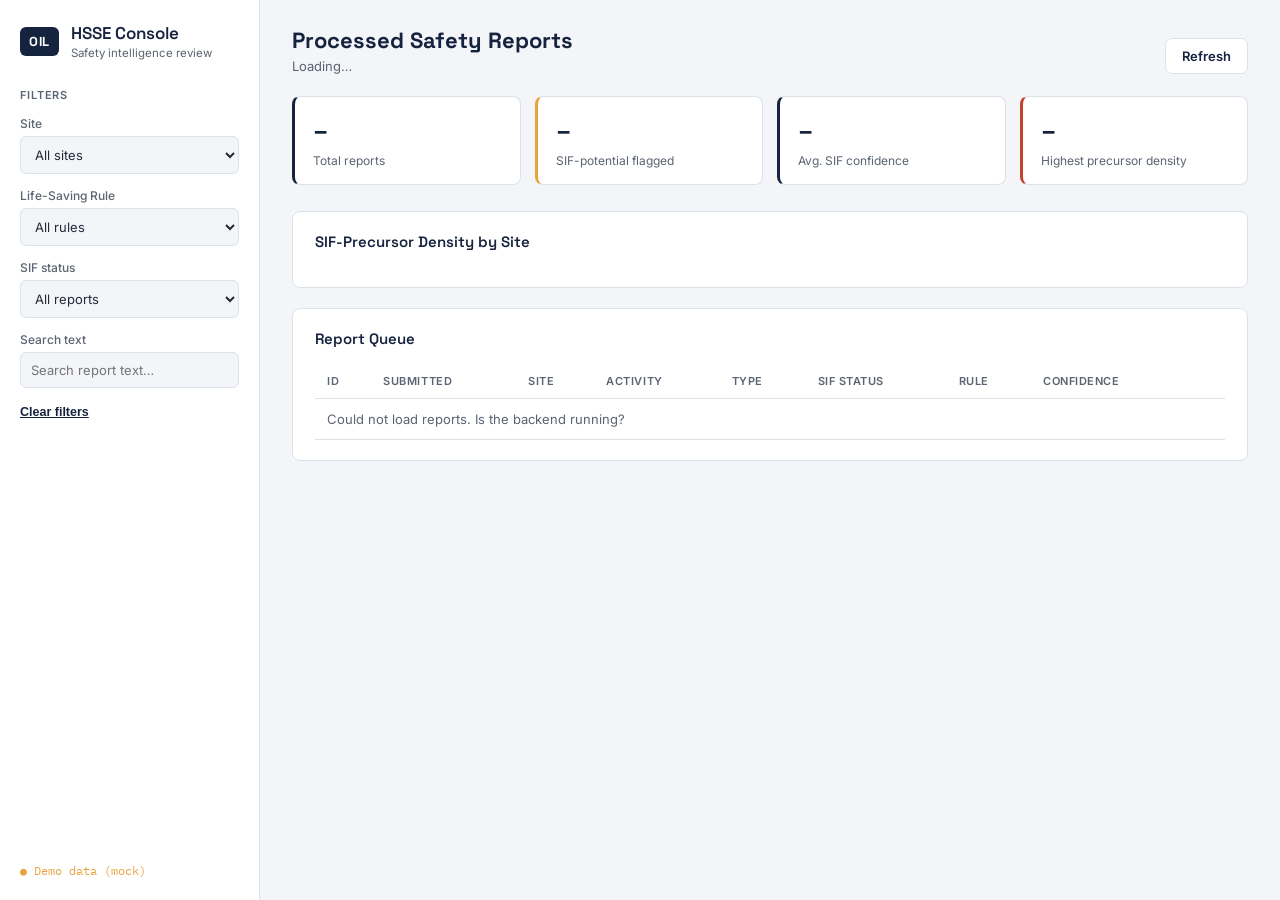
<file: hsse-portal/index.html>
<!DOCTYPE html>
<html lang="en">
<head>
<meta charset="UTF-8" />
<meta name="viewport" content="width=device-width, initial-scale=1.0" />
<title>HSSE Command Console — OIL SIF/NLP System</title>
<link rel="preconnect" href="https://fonts.googleapis.com" />
<link rel="preconnect" href="https://fonts.gstatic.com" crossorigin />
<link href="https://fonts.googleapis.com/css2?family=Space+Grotesk:wght@500;600;700&family=Inter:wght@400;500;600;700&family=IBM+Plex+Mono:wght@500&display=swap" rel="stylesheet" />
<link rel="stylesheet" href="style.css" />
</head>
<body>

  <div class="shell">

    <!-- ============ SIDEBAR ============ -->
    <aside class="sidebar">
      <div class="sidebar__brand">
        <span class="sidebar__mark">OIL</span>
        <div>
          <h1>HSSE Console</h1>
          <p>Safety intelligence review</p>
        </div>
      </div>

      <nav class="sidebar__filters">
        <h2>Filters</h2>

        <div class="filter">
          <label for="siteFilter">Site</label>
          <select id="siteFilter">
            <option value="">All sites</option>
          </select>
        </div>

        <div class="filter">
          <label for="ruleFilter">Life-Saving Rule</label>
          <select id="ruleFilter">
            <option value="">All rules</option>
          </select>
        </div>

        <div class="filter">
          <label for="statusFilter">SIF status</label>
          <select id="statusFilter">
            <option value="">All reports</option>
            <option value="sif">SIF-potential only</option>
            <option value="non-sif">Non-SIF only</option>
          </select>
        </div>

        <div class="filter">
          <label for="searchFilter">Search text</label>
          <input type="text" id="searchFilter" placeholder="Search report text…" />
        </div>

        <button type="button" id="clearFilters" class="text-btn">Clear filters</button>
      </nav>

      <div class="sidebar__footer">
        <span id="connStatus" class="conn-status">● Demo data (mock)</span>
      </div>
    </aside>

    <!-- ============ MAIN ============ -->
    <main class="main">

      <header class="main__header">
        <div>
          <h2>Processed Safety Reports</h2>
          <p id="reportCount" class="muted">Loading…</p>
        </div>
        <button type="button" id="refreshBtn" class="refresh-btn">Refresh</button>
      </header>

      <!-- Stat cards -->
      <section class="stats">
        <div class="stat">
          <span class="stat__value" id="statTotal">–</span>
          <span class="stat__label">Total reports</span>
        </div>
        <div class="stat stat--warn">
          <span class="stat__value" id="statSif">–</span>
          <span class="stat__label">SIF-potential flagged</span>
        </div>
        <div class="stat">
          <span class="stat__value" id="statConfidence">–</span>
          <span class="stat__label">Avg. SIF confidence</span>
        </div>
        <div class="stat stat--critical">
          <span class="stat__value" id="statTopSite">–</span>
          <span class="stat__label">Highest precursor density</span>
        </div>
      </section>

      <!-- Site density ranking -->
      <section class="panel">
        <h3 class="panel__title">SIF-Precursor Density by Site</h3>
        <div id="densityChart" class="density-chart"></div>
      </section>

      <!-- Reports table -->
      <section class="panel">
        <h3 class="panel__title">Report Queue</h3>
        <div class="table-wrap">
          <table class="report-table">
            <thead>
              <tr>
                <th>ID</th>
                <th>Submitted</th>
                <th>Site</th>
                <th>Activity</th>
                <th>Type</th>
                <th>SIF Status</th>
                <th>Rule</th>
                <th>Confidence</th>
                <th></th>
              </tr>
            </thead>
            <tbody id="reportTableBody">
              <tr><td colspan="9" class="muted">Loading reports…</td></tr>
            </tbody>
          </table>
        </div>
      </section>

    </main>
  </div>

  <!-- ============ DETAIL MODAL ============ -->
  <div id="modalOverlay" class="modal-overlay" hidden>
    <div class="modal" role="dialog" aria-modal="true" aria-labelledby="modalTitle">
      <div class="modal__header">
        <h3 id="modalTitle">Report detail</h3>
        <button type="button" id="modalClose" class="modal-close" aria-label="Close">&times;</button>
      </div>
      <div class="modal__body" id="modalBody"></div>
      <div class="modal__footer">
        <button type="button" id="markReviewedBtn" class="submit-btn">Mark as reviewed</button>
      </div>
    </div>
  </div>

  <script src="script.js"></script>
</body>
</html>
</file>
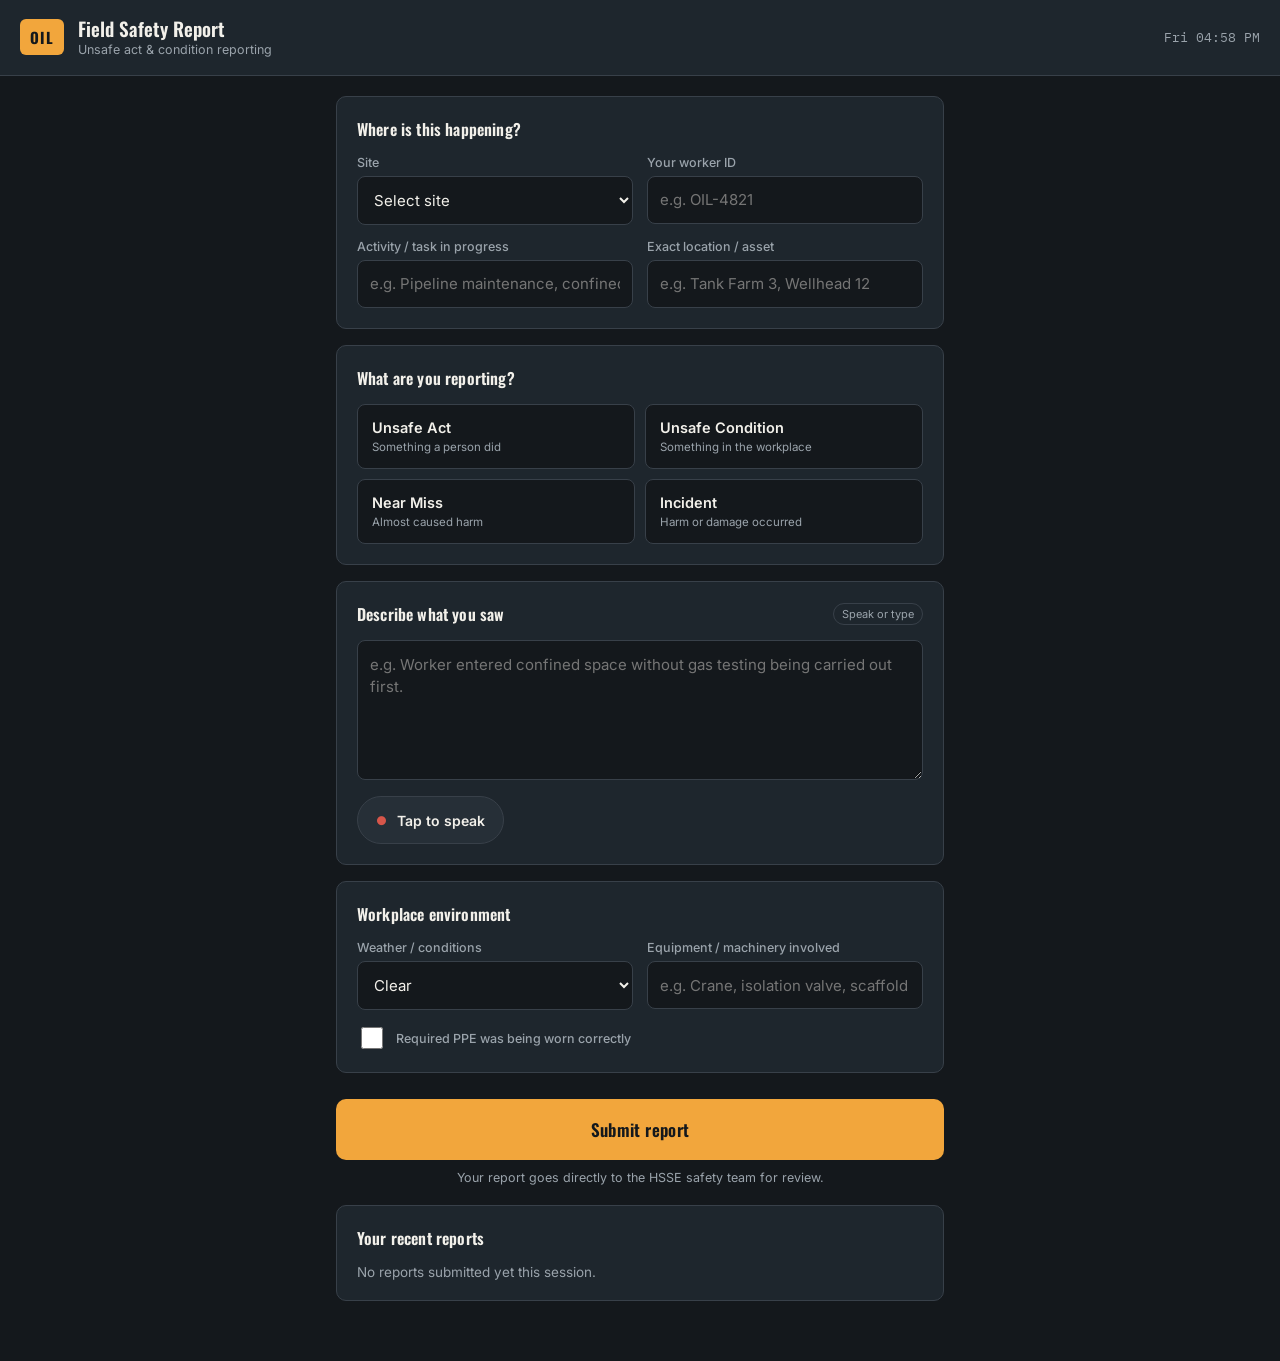
<file: worker-portal/index.html>
<!DOCTYPE html>
<html lang="en">
<head>
<meta charset="UTF-8" />
<meta name="viewport" content="width=device-width, initial-scale=1.0, maximum-scale=1" />
<title>Field Safety Report — OIL SIF/NLP System</title>
<link rel="preconnect" href="https://fonts.googleapis.com" />
<link rel="preconnect" href="https://fonts.gstatic.com" crossorigin />
<link href="https://fonts.googleapis.com/css2?family=Oswald:wght@500;600;700&family=Inter:wght@400;500;600;700&family=IBM+Plex+Mono:wght@500&display=swap" rel="stylesheet" />
<link rel="stylesheet" href="style.css" />
</head>
<body>

  <header class="topbar">
    <div class="topbar__brand">
      <span class="topbar__mark">OIL</span>
      <div class="topbar__titles">
        <h1>Field Safety Report</h1>
        <p>Unsafe act &amp; condition reporting</p>
      </div>
    </div>
    <div class="topbar__meta">
      <span id="clock" class="mono"></span>
    </div>
  </header>

  <main class="wrap">

    <!-- ============ WHO / WHERE ============ -->
    <section class="card">
      <h2 class="card__title">Where is this happening?</h2>
      <div class="field-row">
        <div class="field">
          <label for="siteSelect">Site</label>
          <select id="siteSelect" required>
            <option value="" disabled selected>Select site</option>
            <option value="Site A - Duliajan">Site A — Duliajan</option>
            <option value="Site B - Digboi">Site B — Digboi</option>
            <option value="Site C - Numaligarh">Site C — Numaligarh</option>
            <option value="Site D - Moran">Site D — Moran</option>
          </select>
        </div>
        <div class="field">
          <label for="workerId">Your worker ID</label>
          <input type="text" id="workerId" class="mono" placeholder="e.g. OIL-4821" required />
        </div>
      </div>
      <div class="field-row">
        <div class="field">
          <label for="activityInput">Activity / task in progress</label>
          <input type="text" id="activityInput" placeholder="e.g. Pipeline maintenance, confined space entry" required />
        </div>
        <div class="field">
          <label for="locationInput">Exact location / asset</label>
          <input type="text" id="locationInput" placeholder="e.g. Tank Farm 3, Wellhead 12" />
        </div>
      </div>
    </section>

    <!-- ============ REPORT TYPE ============ -->
    <section class="card">
      <h2 class="card__title">What are you reporting?</h2>
      <div class="type-grid" id="typeGrid" role="radiogroup" aria-label="Report type">
        <button type="button" class="type-btn" data-value="Unsafe Act" role="radio" aria-checked="false">
          <span class="type-btn__label">Unsafe Act</span>
          <span class="type-btn__hint">Something a person did</span>
        </button>
        <button type="button" class="type-btn" data-value="Unsafe Condition" role="radio" aria-checked="false">
          <span class="type-btn__label">Unsafe Condition</span>
          <span class="type-btn__hint">Something in the workplace</span>
        </button>
        <button type="button" class="type-btn" data-value="Near Miss" role="radio" aria-checked="false">
          <span class="type-btn__label">Near Miss</span>
          <span class="type-btn__hint">Almost caused harm</span>
        </button>
        <button type="button" class="type-btn" data-value="Incident" role="radio" aria-checked="false">
          <span class="type-btn__label">Incident</span>
          <span class="type-btn__hint">Harm or damage occurred</span>
        </button>
      </div>
    </section>

    <!-- ============ DESCRIPTION + MIC ============ -->
    <section class="card">
      <div class="card__title-row">
        <h2 class="card__title">Describe what you saw</h2>
        <span class="badge-optional">Speak or type</span>
      </div>

      <div class="describe-box">
        <textarea id="descriptionInput" rows="5"
          placeholder="e.g. Worker entered confined space without gas testing being carried out first."
          required></textarea>

        <div class="mic-row">
          <button type="button" id="micBtn" class="mic-btn">
            <span class="mic-btn__icon" id="micIcon">●</span>
            <span id="micLabel">Tap to speak</span>
          </button>
          <span id="micStatus" class="mic-status"></span>
        </div>
      </div>
    </section>

    <!-- ============ ENVIRONMENT DETAILS ============ -->
    <section class="card">
      <h2 class="card__title">Workplace environment</h2>
      <div class="field-row">
        <div class="field">
          <label for="weatherSelect">Weather / conditions</label>
          <select id="weatherSelect">
            <option value="Clear">Clear</option>
            <option value="Rain">Rain</option>
            <option value="Low visibility / fog">Low visibility / fog</option>
            <option value="High wind">High wind</option>
            <option value="Night / low light">Night / low light</option>
          </select>
        </div>
        <div class="field">
          <label for="equipmentInput">Equipment / machinery involved</label>
          <input type="text" id="equipmentInput" placeholder="e.g. Crane, isolation valve, scaffold" />
        </div>
      </div>

      <div class="field checkbox-field">
        <label class="checkbox-label">
          <input type="checkbox" id="ppeCheckbox" />
          <span>Required PPE was being worn correctly</span>
        </label>
      </div>
    </section>

    <!-- ============ SUBMIT ============ -->
    <section class="submit-section">
      <button type="button" id="submitBtn" class="submit-btn">Submit report</button>
      <p class="submit-note">Your report goes directly to the HSSE safety team for review.</p>
    </section>

    <div id="toast" class="toast" hidden></div>

    <!-- ============ RECENT SUBMISSIONS ============ -->
    <section class="card recent-card">
      <h2 class="card__title">Your recent reports</h2>
      <ul id="recentList" class="recent-list">
        <li class="recent-empty">No reports submitted yet this session.</li>
      </ul>
    </section>

  </main>

  <script src="script.js"></script>
</body>
</html>
</file>
<file: hsse-portal/style.css>
/* =========================================================
   HSSE Command Console — analyst-facing dashboard
   Design intent: calm, data-dense, control-room clarity.
   Distinct from the worker portal's dark rugged theme —
   this is a desk tool for sustained reading and monitoring.
   ========================================================= */

:root {
  --bg: #f3f5f8;
  --panel: #ffffff;
  --line: #dce2ea;
  --ink: #16233f;
  --text: #232b3a;
  --text-dim: #5b6472;
  --amber: #e8a33d;
  --amber-bg: #fdf1dd;
  --red: #c4432e;
  --red-bg: #f8e7e5;
  --green: #2e8b57;
  --green-bg: #e3f2e8;
  --radius: 8px;
  --font-head: "Space Grotesk", sans-serif;
  --font-body: "Inter", sans-serif;
  --font-mono: "IBM Plex Mono", monospace;
}

* { box-sizing: border-box; }

html, body {
  margin: 0;
  padding: 0;
  background: var(--bg);
  color: var(--text);
  font-family: var(--font-body);
  font-size: 14px;
}

.mono { font-family: var(--font-mono); }
.muted { color: var(--text-dim); }

/* ---------------- Shell layout ---------------- */
.shell {
  display: grid;
  grid-template-columns: 260px 1fr;
  min-height: 100vh;
}

/* ---------------- Sidebar ---------------- */
.sidebar {
  background: var(--panel);
  border-right: 1px solid var(--line);
  padding: 22px 20px;
  display: flex;
  flex-direction: column;
  gap: 28px;
}

.sidebar__brand { display: flex; align-items: center; gap: 12px; }
.sidebar__mark {
  font-family: var(--font-head);
  font-weight: 700;
  font-size: 13px;
  letter-spacing: 0.05em;
  color: #fff;
  background: var(--ink);
  padding: 6px 9px;
  border-radius: 6px;
}
.sidebar__brand h1 {
  font-family: var(--font-head);
  font-size: 17px;
  font-weight: 600;
  margin: 0;
  color: var(--ink);
}
.sidebar__brand p {
  font-size: 11.5px;
  color: var(--text-dim);
  margin: 2px 0 0;
}

.sidebar__filters h2 {
  font-size: 11px;
  text-transform: uppercase;
  letter-spacing: 0.08em;
  color: var(--text-dim);
  margin: 0 0 14px;
  font-weight: 600;
}

.filter { display: flex; flex-direction: column; gap: 5px; margin-bottom: 14px; }
.filter label { font-size: 12px; color: var(--text-dim); font-weight: 500; }
.filter select,
.filter input {
  border: 1px solid var(--line);
  border-radius: 6px;
  padding: 9px 10px;
  font-size: 13px;
  font-family: var(--font-body);
  background: var(--bg);
  color: var(--text);
}
.filter select:focus,
.filter input:focus { outline: none; border-color: var(--ink); }

.text-btn {
  background: none;
  border: none;
  color: var(--ink);
  font-size: 12.5px;
  font-weight: 600;
  text-decoration: underline;
  cursor: pointer;
  padding: 0;
  text-align: left;
}

.sidebar__footer { margin-top: auto; }
.conn-status {
  font-size: 11.5px;
  font-family: var(--font-mono);
  color: var(--amber);
}
.conn-status.live { color: var(--green); }

/* ---------------- Main ---------------- */
.main { padding: 26px 32px 60px; max-width: 1180px; }

.main__header {
  display: flex;
  align-items: flex-end;
  justify-content: space-between;
  margin-bottom: 22px;
}
.main__header h2 {
  font-family: var(--font-head);
  font-size: 22px;
  margin: 0;
  color: var(--ink);
}
.main__header p { margin: 4px 0 0; font-size: 13px; }

.refresh-btn {
  background: var(--panel);
  border: 1px solid var(--line);
  color: var(--ink);
  padding: 9px 16px;
  border-radius: 7px;
  font-family: var(--font-body);
  font-weight: 600;
  font-size: 13px;
  cursor: pointer;
}
.refresh-btn:hover { border-color: var(--ink); }

/* ---------------- Stat cards ---------------- */
.stats {
  display: grid;
  grid-template-columns: repeat(4, 1fr);
  gap: 14px;
  margin-bottom: 26px;
}
.stat {
  background: var(--panel);
  border: 1px solid var(--line);
  border-left: 3px solid var(--ink);
  border-radius: var(--radius);
  padding: 16px 18px;
  display: flex;
  flex-direction: column;
  gap: 6px;
}
.stat--warn { border-left-color: var(--amber); }
.stat--critical { border-left-color: var(--red); }

.stat__value {
  font-family: var(--font-head);
  font-size: 26px;
  font-weight: 600;
  color: var(--ink);
}
.stat__label { font-size: 12px; color: var(--text-dim); }

/* ---------------- Panels ---------------- */
.panel {
  background: var(--panel);
  border: 1px solid var(--line);
  border-radius: var(--radius);
  padding: 20px 22px;
  margin-bottom: 20px;
}
.panel__title {
  font-family: var(--font-head);
  font-size: 15px;
  font-weight: 600;
  color: var(--ink);
  margin: 0 0 16px;
}

/* ---------------- Density chart (CSS bars, no libs) ---------------- */
.density-chart { display: flex; flex-direction: column; gap: 12px; }
.density-row { display: grid; grid-template-columns: 140px 1fr 60px; align-items: center; gap: 12px; }
.density-row__label { font-size: 12.5px; font-weight: 500; }
.density-row__track { background: var(--bg); border-radius: 5px; height: 12px; overflow: hidden; }
.density-row__fill { height: 100%; background: var(--ink); border-radius: 5px; }
.density-row__fill.high { background: var(--red); }
.density-row__fill.med { background: var(--amber); }
.density-row__value { font-size: 12px; font-family: var(--font-mono); color: var(--text-dim); text-align: right; }

/* ---------------- Table ---------------- */
.table-wrap { overflow-x: auto; }
.report-table { width: 100%; border-collapse: collapse; font-size: 13px; }
.report-table th {
  text-align: left;
  font-size: 11px;
  text-transform: uppercase;
  letter-spacing: 0.05em;
  color: var(--text-dim);
  font-weight: 600;
  padding: 10px 12px;
  border-bottom: 1px solid var(--line);
  white-space: nowrap;
}
.report-table td {
  padding: 12px;
  border-bottom: 1px solid var(--line);
  vertical-align: middle;
  white-space: nowrap;
}
.report-table tbody tr:hover { background: var(--bg); }

.pill {
  display: inline-block;
  font-size: 11.5px;
  font-weight: 600;
  padding: 4px 10px;
  border-radius: 20px;
}
.pill--sif { background: var(--red-bg); color: var(--red); }
.pill--nonsif { background: var(--green-bg); color: var(--green); }
.pill--rule { background: var(--amber-bg); color: #8a5c14; font-weight: 500; }
.pill--none { background: var(--bg); color: var(--text-dim); font-weight: 500; }

.view-btn {
  background: none;
  border: 1px solid var(--line);
  color: var(--ink);
  padding: 6px 12px;
  border-radius: 6px;
  font-size: 12px;
  font-weight: 600;
  cursor: pointer;
}
.view-btn:hover { border-color: var(--ink); }

/* ---------------- Modal ---------------- */
.modal-overlay {
  position: fixed;
  inset: 0;
  background: rgba(15, 23, 32, 0.5);
  display: flex;
  align-items: center;
  justify-content: center;
  z-index: 100;
  padding: 20px;
}
.modal-overlay[hidden] {
  display: none !important;
}
.modal {
  background: var(--panel);
  border-radius: 12px;
  max-width: 560px;
  width: 100%;
  max-height: 86vh;
  display: flex;
  flex-direction: column;
  overflow: hidden;
}
.modal__header {
  display: flex;
  align-items: center;
  justify-content: space-between;
  padding: 18px 22px;
  border-bottom: 1px solid var(--line);
}
.modal__header h3 { margin: 0; font-family: var(--font-head); font-size: 16px; color: var(--ink); }
.modal-close {
  background: none; border: none; font-size: 22px; line-height: 1;
  color: var(--text-dim); cursor: pointer;
}
.modal__body { padding: 20px 22px; overflow-y: auto; font-size: 13.5px; line-height: 1.6; }
.modal__body dt { font-size: 11px; text-transform: uppercase; letter-spacing: 0.05em; color: var(--text-dim); margin-top: 14px; }
.modal__body dt:first-child { margin-top: 0; }
.modal__body dd { margin: 4px 0 0; color: var(--text); }
.modal__footer { padding: 16px 22px; border-top: 1px solid var(--line); }

.submit-btn {
  background: var(--ink);
  color: #fff;
  border: none;
  border-radius: 7px;
  padding: 11px 18px;
  font-family: var(--font-body);
  font-weight: 600;
  font-size: 13.5px;
  cursor: pointer;
}
.submit-btn:disabled { opacity: 0.5; cursor: not-allowed; }

.keyword-tag {
  display: inline-block;
  background: var(--amber-bg);
  color: #8a5c14;
  font-size: 11.5px;
  font-weight: 500;
  padding: 3px 9px;
  border-radius: 20px;
  margin: 3px 4px 0 0;
}

/* ---------------- Responsive ---------------- */
@media (max-width: 980px) {
  .shell { grid-template-columns: 1fr; }
  .sidebar { flex-direction: row; flex-wrap: wrap; border-right: none; border-bottom: 1px solid var(--line); }
  .sidebar__filters { display: grid; grid-template-columns: repeat(2, 1fr); gap: 10px; width: 100%; }
  .stats { grid-template-columns: repeat(2, 1fr); }
}

:focus-visible { outline: 2px solid var(--ink); outline-offset: 2px; }
</file>
<file: worker-portal/style.css>
/* =========================================================
   Field Safety Report — worker-facing portal
   Design intent: rugged, high-contrast, large touch targets.
   Built for outdoor light and gloved hands, voice-first input.
   ========================================================= */

:root {
  --ink: #14181c;
  --panel: #1e262d;
  --panel-raised: #262f37;
  --line: #384049;
  --text: #f2f0ea;
  --text-dim: #9aa3ab;
  --amber: #f2a63c;
  --amber-dim: #7a5a26;
  --red: #d6564a;
  --green: #4caf6d;
  --radius: 10px;
  --font-head: "Oswald", sans-serif;
  --font-body: "Inter", sans-serif;
  --font-mono: "IBM Plex Mono", monospace;
}

* { box-sizing: border-box; }

html, body {
  margin: 0;
  padding: 0;
  background: var(--ink);
  color: var(--text);
  font-family: var(--font-body);
  -webkit-tap-highlight-color: transparent;
}

.mono { font-family: var(--font-mono); }

/* ---------- Topbar ---------- */
.topbar {
  display: flex;
  align-items: center;
  justify-content: space-between;
  padding: 18px 20px;
  background: var(--panel);
  border-bottom: 1px solid var(--line);
  position: sticky;
  top: 0;
  z-index: 10;
}
.topbar__brand { display: flex; align-items: center; gap: 14px; }
.topbar__mark {
  font-family: var(--font-head);
  font-weight: 700;
  font-size: 15px;
  letter-spacing: 0.06em;
  color: var(--ink);
  background: var(--amber);
  padding: 7px 10px;
  border-radius: 6px;
}
.topbar__titles h1 {
  font-family: var(--font-head);
  font-weight: 600;
  font-size: 19px;
  margin: 0;
  line-height: 1.15;
}
.topbar__titles p {
  margin: 2px 0 0;
  font-size: 12.5px;
  color: var(--text-dim);
}
.topbar__meta { font-size: 13px; color: var(--text-dim); }

/* ---------- Layout ---------- */
.wrap {
  max-width: 640px;
  margin: 0 auto;
  padding: 20px 16px 60px;
}

.card {
  background: var(--panel);
  border: 1px solid var(--line);
  border-radius: var(--radius);
  padding: 20px;
  margin-bottom: 16px;
}

.card__title {
  font-family: var(--font-head);
  font-weight: 600;
  font-size: 16px;
  margin: 0 0 14px;
  letter-spacing: 0.01em;
}

.card__title-row {
  display: flex;
  align-items: center;
  justify-content: space-between;
  margin-bottom: 14px;
}
.card__title-row .card__title { margin: 0; }

.badge-optional {
  font-size: 11px;
  color: var(--text-dim);
  border: 1px solid var(--line);
  padding: 3px 8px;
  border-radius: 20px;
}

/* ---------- Fields ---------- */
.field-row {
  display: grid;
  grid-template-columns: 1fr 1fr;
  gap: 14px;
  margin-bottom: 14px;
}
.field-row:last-child { margin-bottom: 0; }

.field { display: flex; flex-direction: column; gap: 6px; }

.field label {
  font-size: 12.5px;
  color: var(--text-dim);
  font-weight: 500;
}

.field input,
.field select,
textarea {
  background: var(--ink);
  border: 1.5px solid var(--line);
  border-radius: 8px;
  color: var(--text);
  font-family: var(--font-body);
  font-size: 15px;
  padding: 13px 12px;
  min-height: 48px;
  width: 100%;
}

.field input:focus,
.field select:focus,
textarea:focus {
  outline: none;
  border-color: var(--amber);
}

.checkbox-field { flex-direction: row; }
.checkbox-label {
  display: flex;
  align-items: center;
  gap: 10px;
  font-size: 14px;
  color: var(--text);
  cursor: pointer;
}
.checkbox-label input {
  width: 22px;
  height: 22px;
  min-height: unset;
  accent-color: var(--amber);
  cursor: pointer;
}

/* ---------- Report type buttons ---------- */
.type-grid {
  display: grid;
  grid-template-columns: 1fr 1fr;
  gap: 10px;
}
.type-btn {
  display: flex;
  flex-direction: column;
  align-items: flex-start;
  gap: 4px;
  background: var(--ink);
  border: 1.5px solid var(--line);
  border-radius: 8px;
  padding: 14px;
  color: var(--text);
  cursor: pointer;
  min-height: 64px;
  text-align: left;
  font-family: var(--font-body);
  transition: border-color 0.12s ease, background 0.12s ease;
}
.type-btn__label { font-weight: 600; font-size: 14.5px; }
.type-btn__hint { font-size: 11.5px; color: var(--text-dim); }

.type-btn[aria-checked="true"] {
  border-color: var(--amber);
  background: var(--amber-dim);
}
.type-btn[aria-checked="true"] .type-btn__hint { color: #e8d5ae; }

/* ---------- Describe + mic ---------- */
.describe-box textarea { resize: vertical; min-height: 120px; line-height: 1.5; }

.mic-row {
  display: flex;
  align-items: center;
  gap: 12px;
  margin-top: 12px;
}

.mic-btn {
  display: flex;
  align-items: center;
  gap: 10px;
  background: var(--panel-raised);
  border: 1.5px solid var(--line);
  color: var(--text);
  padding: 12px 18px;
  border-radius: 30px;
  font-family: var(--font-body);
  font-weight: 600;
  font-size: 14px;
  cursor: pointer;
  min-height: 48px;
}
.mic-btn__icon {
  color: var(--red);
  font-size: 12px;
  transition: transform 0.15s ease;
}
.mic-btn.recording {
  border-color: var(--red);
  background: #3a2321;
}
.mic-btn.recording .mic-btn__icon {
  animation: pulse 1s infinite ease-in-out;
}
@keyframes pulse {
  0%, 100% { transform: scale(1); opacity: 1; }
  50% { transform: scale(1.4); opacity: 0.5; }
}
.mic-status { font-size: 12.5px; color: var(--text-dim); }

/* ---------- Submit ---------- */
.submit-section {
  text-align: center;
  margin: 26px 0 20px;
}
.submit-btn {
  width: 100%;
  background: var(--amber);
  color: var(--ink);
  border: none;
  border-radius: 10px;
  padding: 18px;
  font-family: var(--font-head);
  font-weight: 600;
  font-size: 17px;
  letter-spacing: 0.02em;
  cursor: pointer;
  min-height: 58px;
}
.submit-btn:active { transform: translateY(1px); }
.submit-btn:disabled {
  opacity: 0.5;
  cursor: not-allowed;
}
.submit-note {
  color: var(--text-dim);
  font-size: 12.5px;
  margin: 10px 0 0;
}

/* ---------- Toast ---------- */
.toast {
  position: fixed;
  left: 50%;
  bottom: 24px;
  transform: translateX(-50%);
  background: var(--green);
  color: #0d1f14;
  font-weight: 600;
  font-size: 14px;
  padding: 14px 22px;
  border-radius: 10px;
  box-shadow: 0 8px 24px rgba(0,0,0,0.4);
  z-index: 50;
}
.toast.error { background: var(--red); color: #2a0d0a; }

/* ---------- Recent list ---------- */
.recent-card { margin-bottom: 0; }
.recent-list { list-style: none; margin: 0; padding: 0; display: flex; flex-direction: column; gap: 10px; }
.recent-empty { color: var(--text-dim); font-size: 13.5px; }

.recent-item {
  display: flex;
  justify-content: space-between;
  align-items: center;
  gap: 10px;
  padding: 12px 14px;
  border: 1px solid var(--line);
  border-radius: 8px;
  background: var(--ink);
}
.recent-item__main { display: flex; flex-direction: column; gap: 3px; min-width: 0; }
.recent-item__type { font-size: 13.5px; font-weight: 600; }
.recent-item__desc {
  font-size: 12.5px;
  color: var(--text-dim);
  white-space: nowrap;
  overflow: hidden;
  text-overflow: ellipsis;
  max-width: 320px;
}
.recent-item__status {
  font-size: 11px;
  font-family: var(--font-mono);
  color: var(--text-dim);
  border: 1px solid var(--line);
  padding: 4px 9px;
  border-radius: 20px;
  white-space: nowrap;
}

/* ---------- Responsive ---------- */
@media (max-width: 480px) {
  .field-row { grid-template-columns: 1fr; }
  .type-grid { grid-template-columns: 1fr; }
  .recent-item__desc { max-width: 160px; }
}

/* ---------- Accessibility ---------- */
:focus-visible { outline: 2px solid var(--amber); outline-offset: 2px; }

@media (prefers-reduced-motion: reduce) {
  .mic-btn.recording .mic-btn__icon { animation: none; }
}
</file>
